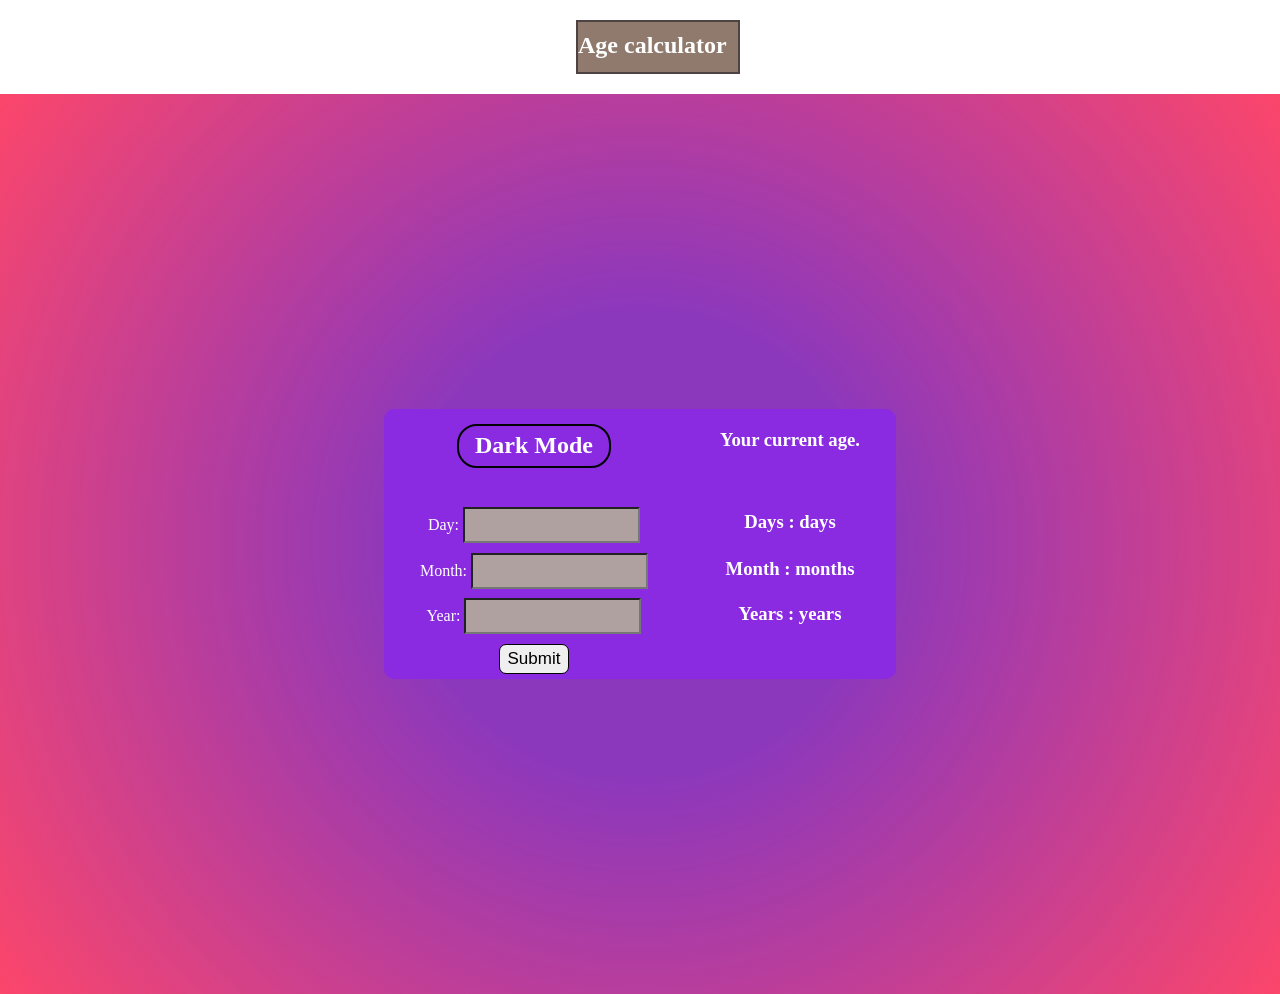
<file: Age  calculator/index.html>
<!DOCTYPE html>
<html lang="en">
<head>
    <meta charset="UTF-8">
    <meta name="viewport" content="width=device-width, initial-scale=1.0">
    <title>Age calculator</title>
    <link rel="stylesheet" href="CSS.css">
</head>
<body>
    <h2 id="heading">Age calculator</h2>
    <div class="age_cont">
        <div class="container">
            <h2 id="theme">Dark Mode</h2>
           <div> Day: <input type="text" id="day" class="DOB"></div>
           <div>Month: <input type="text" name="month" id="month" class="DOB"></div>
           <div> Year: <input type="text" name="year" id="year" class="DOB"></div>
           <button>Submit</button>
           <h3>Your current age.</h3>
           <h3 id="c_day" class="current">Days</h3>
           <h3 id="c_month" class="current">Month</h3>
           <h3 id="c_year" class="current">Years</h3>
        </div>
    </div>
    <script src="Javascript.js"></script>
</body>
</html>
</file>
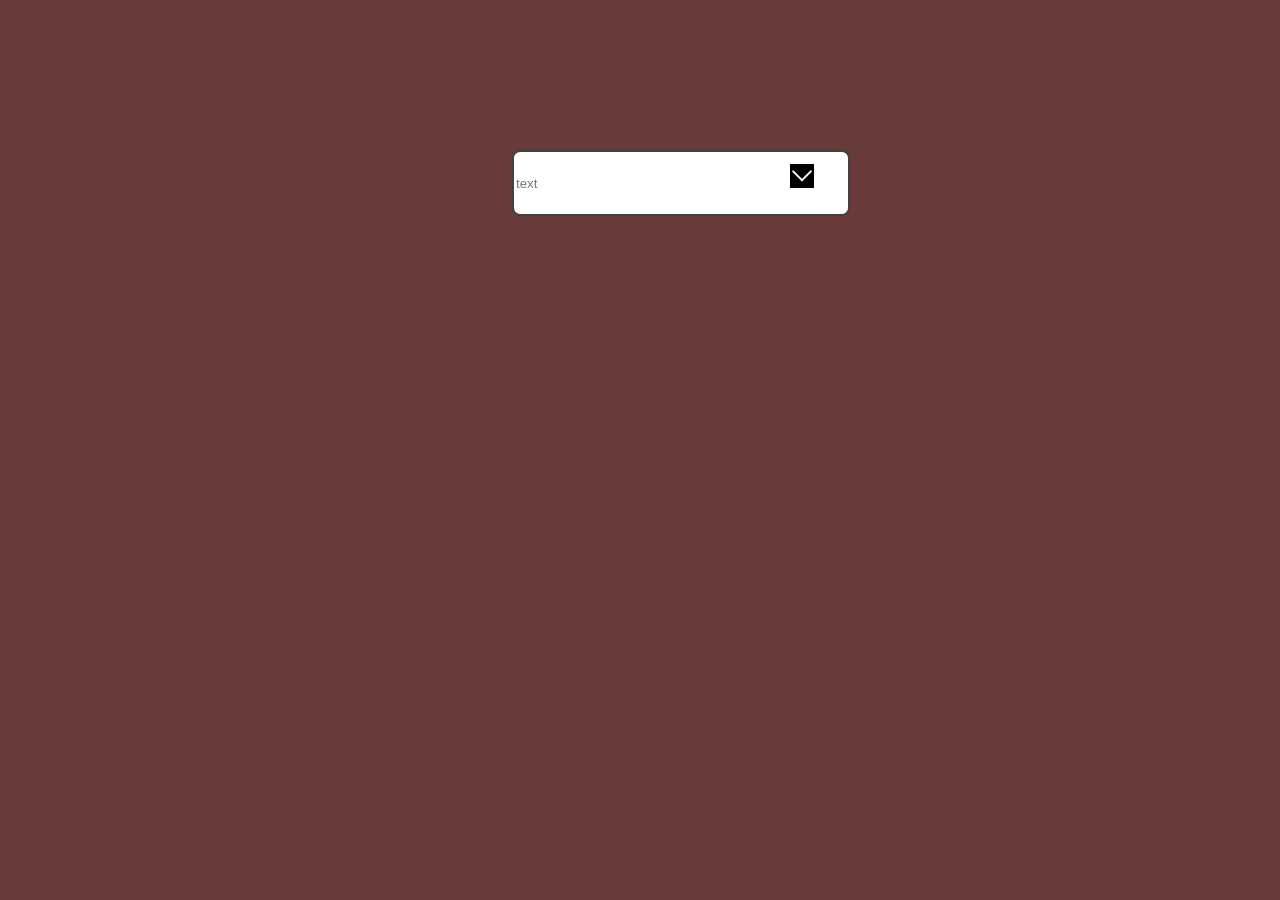
<file: Drop_down_menu/index.html>
<!DOCTYPE html>
<html lang="en">
<head>
    <meta charset="UTF-8">
    <meta name="viewport" content="width=device-width, initial-scale=1.0">
    <title>Drop down menu</title>
    <link rel="stylesheet" href="CSS.css"/>
</head>
<body>
    <div class="menu">
        <div class="menu_text">
            <input type="text" placeholder="text" id="text">
            <img src="icon/backward_icon.png" alt="Icon" id="icon">
        </div>
        <ul class="visibility_mode">
            <li>
                <img src="icon/facebook icon.jpg" alt="Facebook">
                <p>Facebook</p>
            </li>
            <li>
                <img src="icon/Twitter icon.jpg" alt="Twitter">
                <p>Twitter</p>
            </li>
            <li>
                <img src="icon/YouTube icon.jpg" alt="YouTube">
                <p>YouTube</p>
            </li>
            <li>
                <img src="icon/Instagram icon.jpg" alt="Instagram">
                <p>Instagram</p>
            </li>
        </ul>
    </div>

    <script src="Javascript.js"></script>
</body>
</html>
</file>
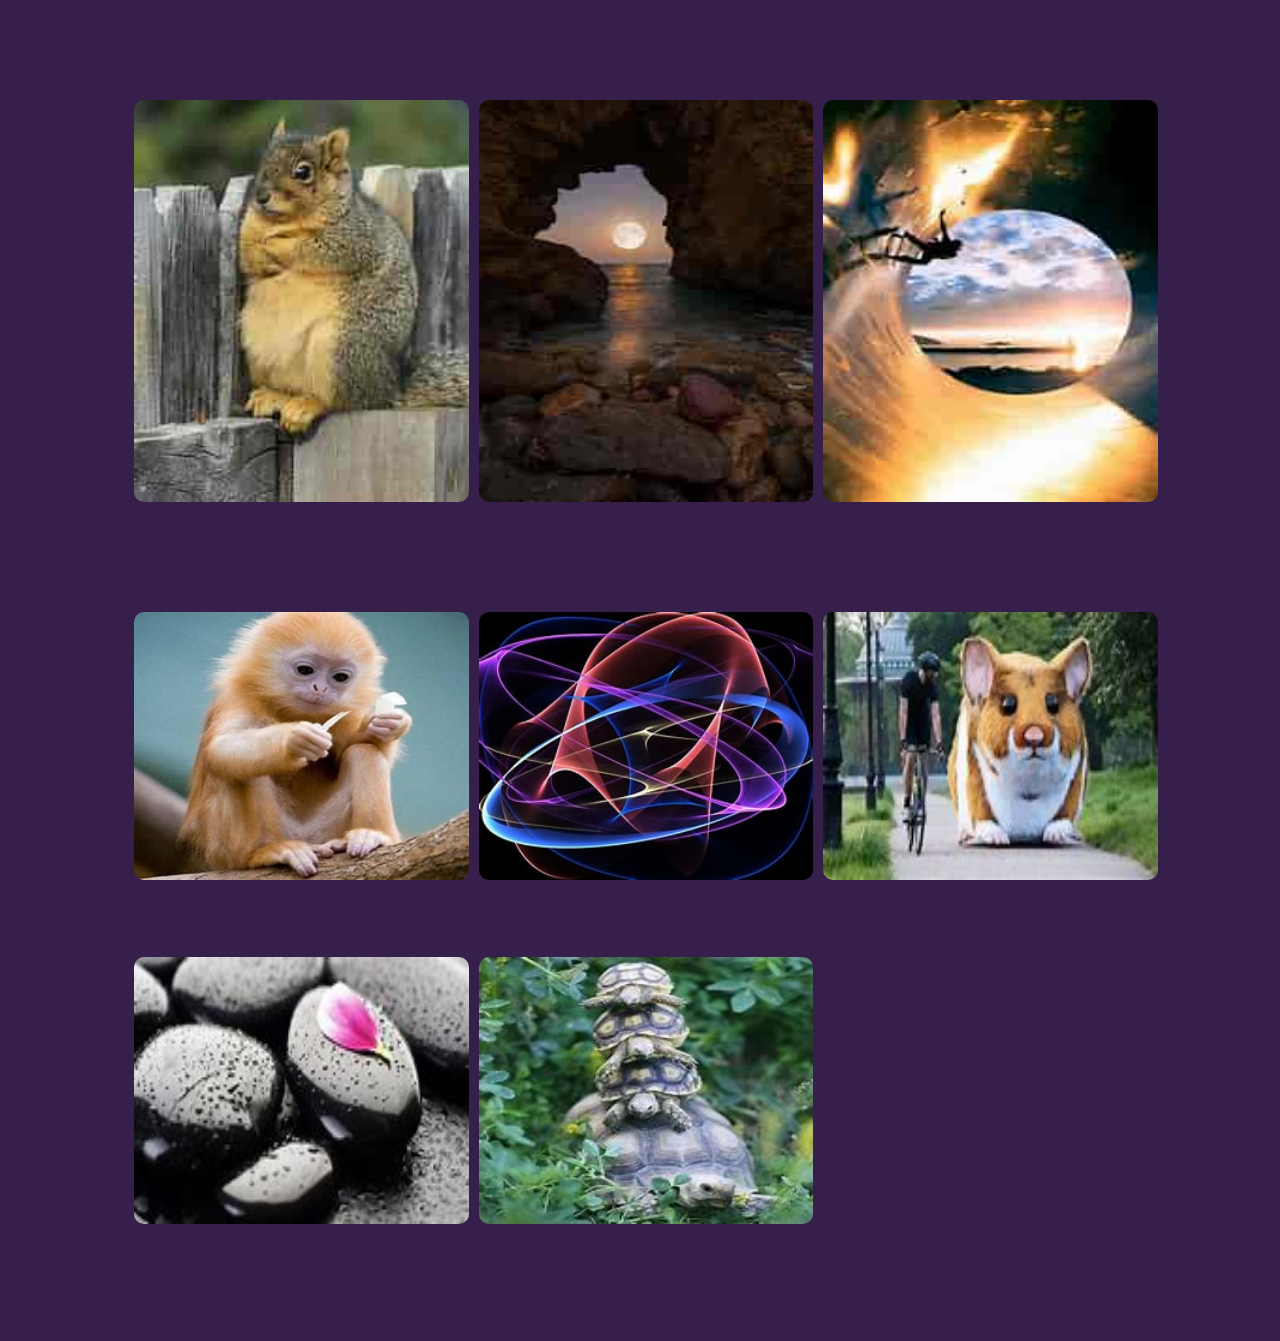
<file: image_gallery/index.html>
<!DOCTYPE html>
<html lang="en">
<head>
    <meta charset="UTF-8">
    <meta name="viewport" content="width=device-width, initial-scale=1.0">
    <title>Image Gallery</title>
    <link rel="stylesheet" href="CSS.css">
</head>
<body>
<div class="full_image display_mode">
    <img src="images/image 1.jpg" alt="Image 1" class="view">
    <span>X</span>
</div>
    <div class="image_container">
        <img src="images/image 1.jpg" alt="Image 1" class="img">
        <img src="images/image 2.jpg" alt="Image 2" class="img">
        <img src="images/image 3.jpg" alt="Image 3" class="img">
        <img src="images/image 4.jpg" alt="Image 4" class="img">
        <img src="images/image 5.jpg" alt="Image 5" class="img">
        <img src="images/image 6.jpg" alt="Image 6" class="img">
        <img src="images/image 7.jpg" alt="Image 7" class="img">
        <img src="images/image 8.jpg" alt="Image 8" class="img">
    </div>
    <script src="Javascript.js"></script>
</body>
</html>
</file>
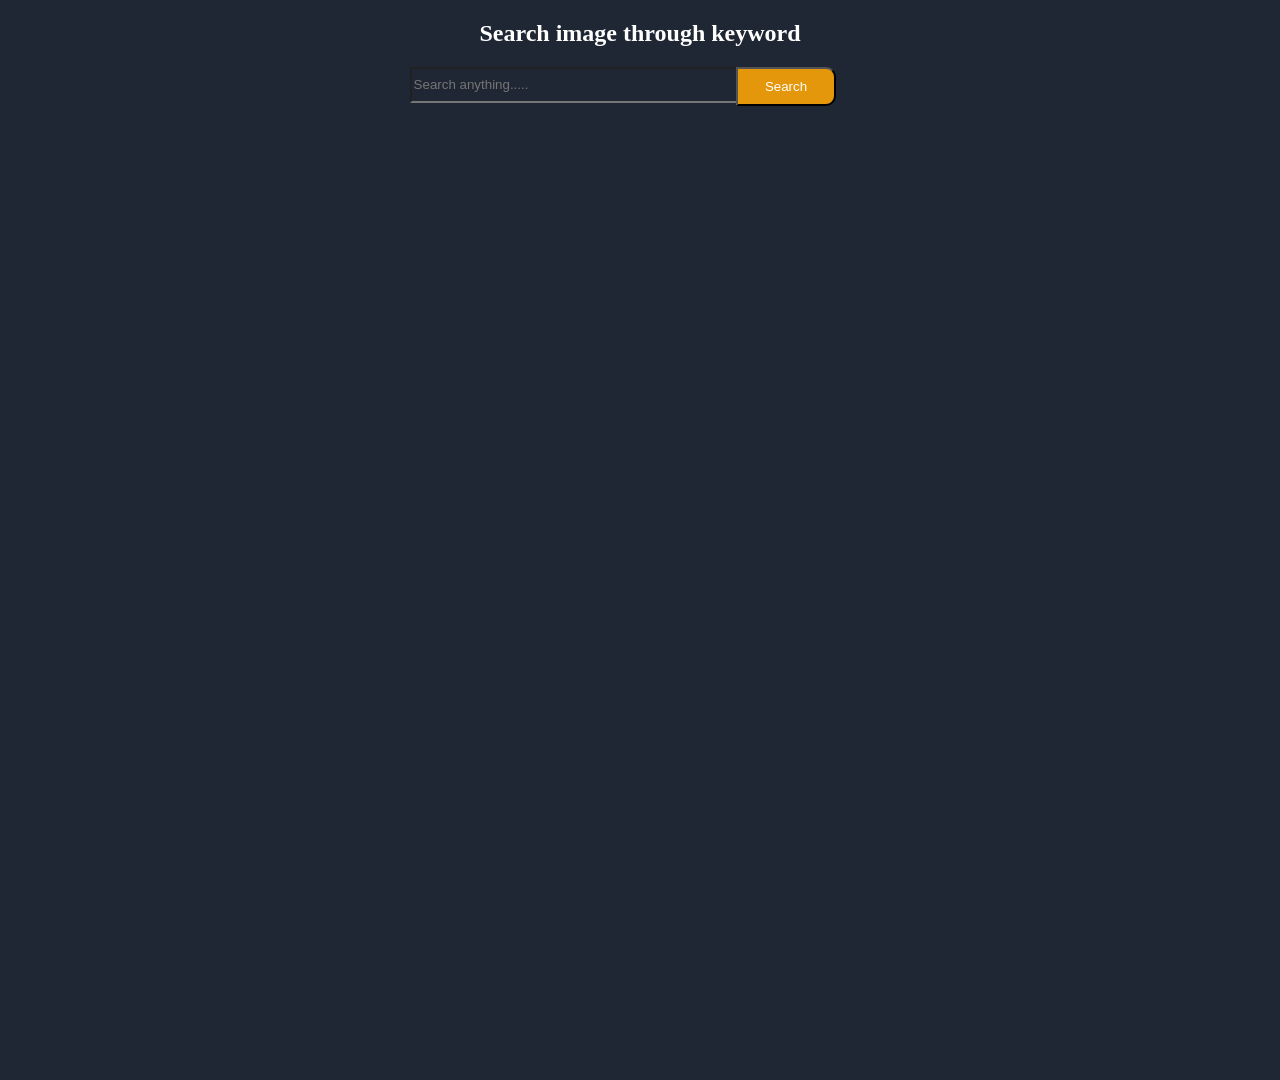
<file: image_searching/index.html>
<!DOCTYPE html>
<html lang="en">
<head>
    <meta charset="UTF-8">
    <meta name="viewport" content="width=device-width, initial-scale=1.0">
    <title>image Searching _ through keyword</title>
    <link rel="stylesheet" href="CSS.css">
</head>
<body>
    <h2 class="head">Search image through keyword</h2>
   <div class="searching_area">
    <input type="text" placeholder="Search anything....." class="search_box">
    <button class="search_btn" id="btns">Search</button>
   </div>
   <div class="images"></div>
    <button class="Search_more see_more visible_mode">See More</button>
   <!-- <img class="pic" src="https://images.unsplash.com/photo-1497215728101-856f4ea42174?crop=entropy&cs=tinysrgb&fit=max&fm=jpg&ixid=M3w2MzM1MTd8MHwxfHNlYXJjaHwxfHxvZmZpY2V8ZW58MHx8fHwxNzIxMTc5NDg1fDA&ixlib=rb-4.0.3&q=80&w=400" alt="images"/> -->
    <script src="JavaScript.js"></script>
</body>
</html>
</file>
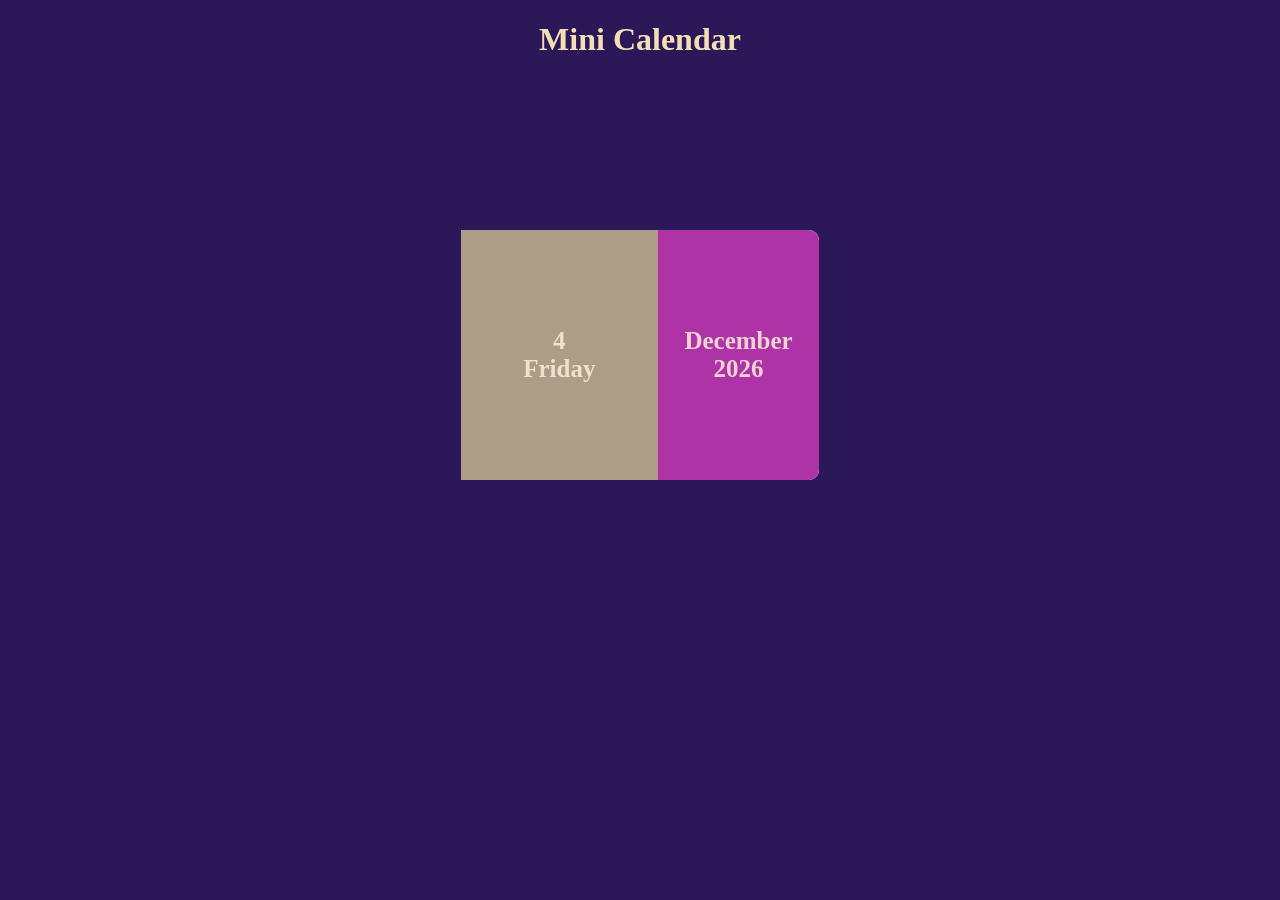
<file: mini_calendar/index.html>
<!DOCTYPE html>
<html lang="en">
<head>
    <meta charset="UTF-8">
    <meta name="viewport" content="width=device-width, initial-scale=1.0">
    <title>javascript</title>
    <link rel="stylesheet" href="CSS.css">
</head>
<body>
    <h1>Mini Calendar</h1>
    <div class="main">
       <div class="calendar">
        <div class="left">
            <strong id="date">01</strong>
            <strong id="day">Sunday</strong>
        </div>
        <div class="right">
            <strong id="month">April</strong>
            <strong id="year">2024</strong>
        </div>
       </div>
    </div>
    <script src="Javascript.js"></script>
</body>
</html>
</file>
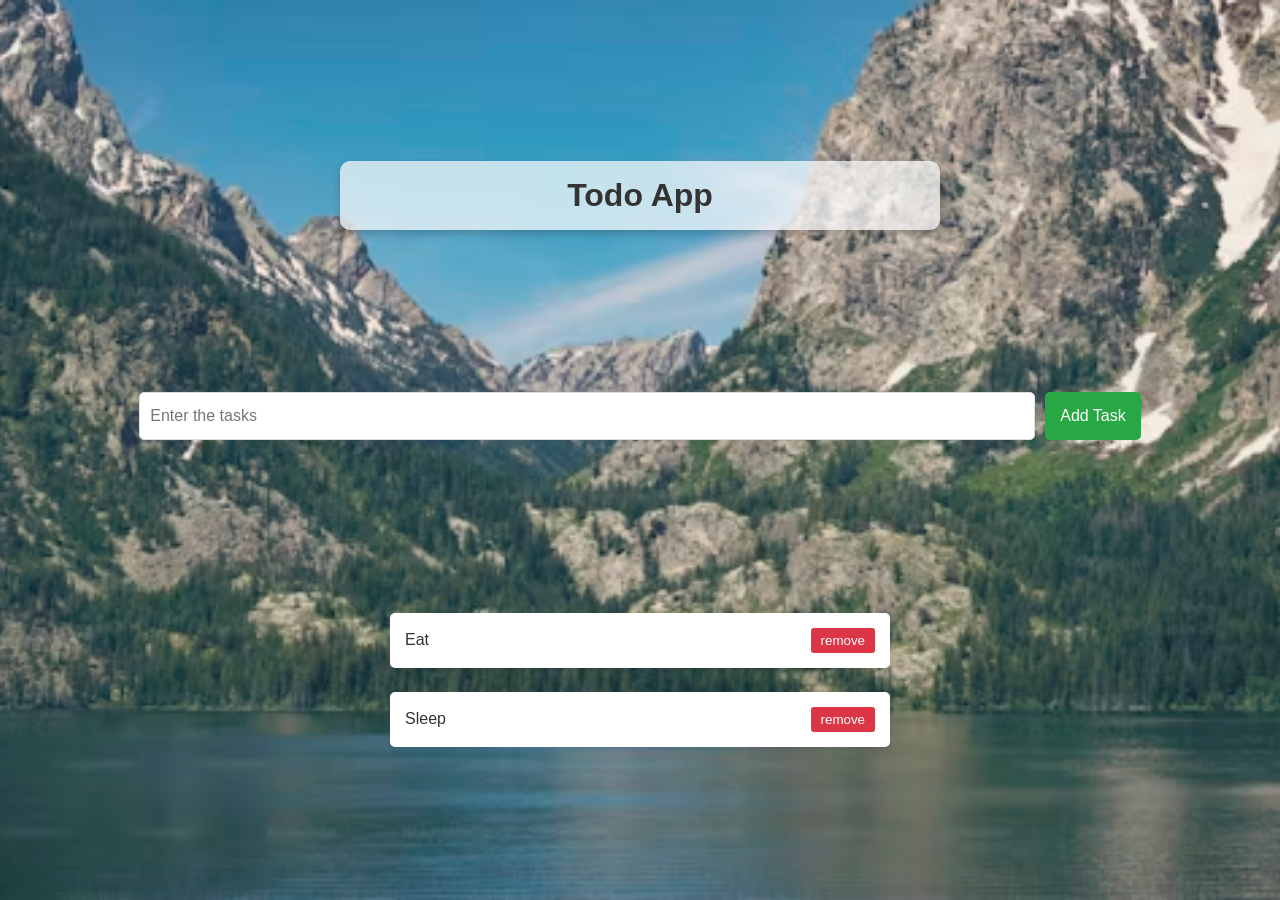
<file: Todo_App/index.html>
<!DOCTYPE html>
<html lang="en">
<head>
    <meta charset="UTF-8">
    <meta name="viewport" content="width=device-width, initial-scale=1.0">
    <title>Todo App</title>
    <link rel="stylesheet" href="CSS.css">
</head>
<body>
    <div class="front">
        <h2>Todo App</h2>
    </div>
    <div id="text">
        <input type="text" placeholder="Enter the tasks">
        <button>Add Task</button>
    </div>
    <ul>
        <li>Eat <button class="remove">remove</button></li>
        <li>Sleep <button class="remove">remove</button></li>
    </ul>
    <script src="JavaScript.js"></script>
</body>
</html>
</file>
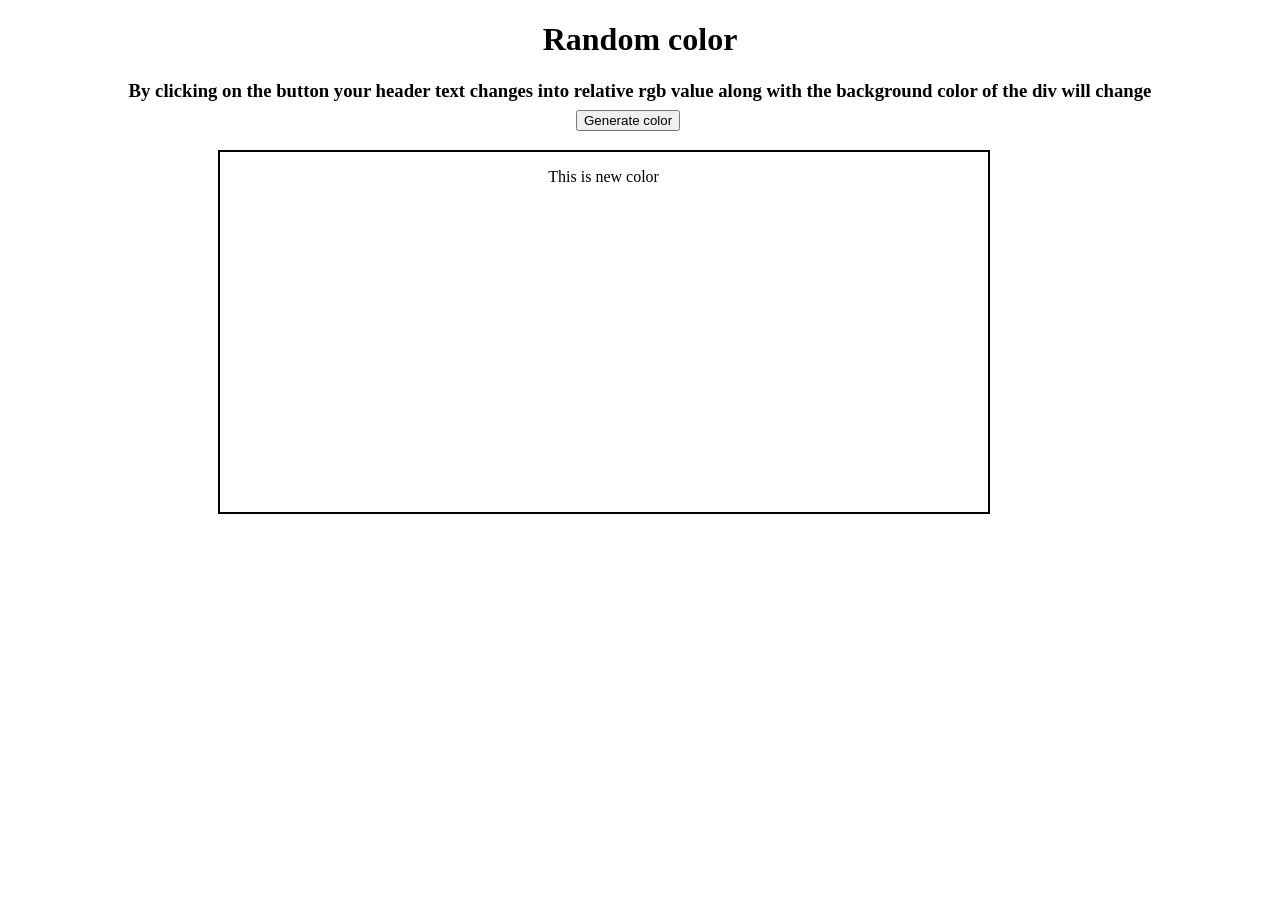
<file: Activity/Random_color/index.html>
<!DOCTYPE html>
<html lang="en">

<head>
    <meta charset="UTF-8">
    <meta name="viewport" content="width=device-width, initial-scale=1.0">
    <title>Activity</title>
    <link rel="stylesheet" href="CSS.css" />
</head>

<body>
    <h1>Random color</h1>
    <button>Generate color</button>
    <div class="box">
        <P>This is new color</P>
    </div>
    <h3>By clicking on the button your header text changes into relative rgb value along with the background color of
        the div will change</h3>
    <script src="JavaScript.js"></script>
</body>

</html>
</file>
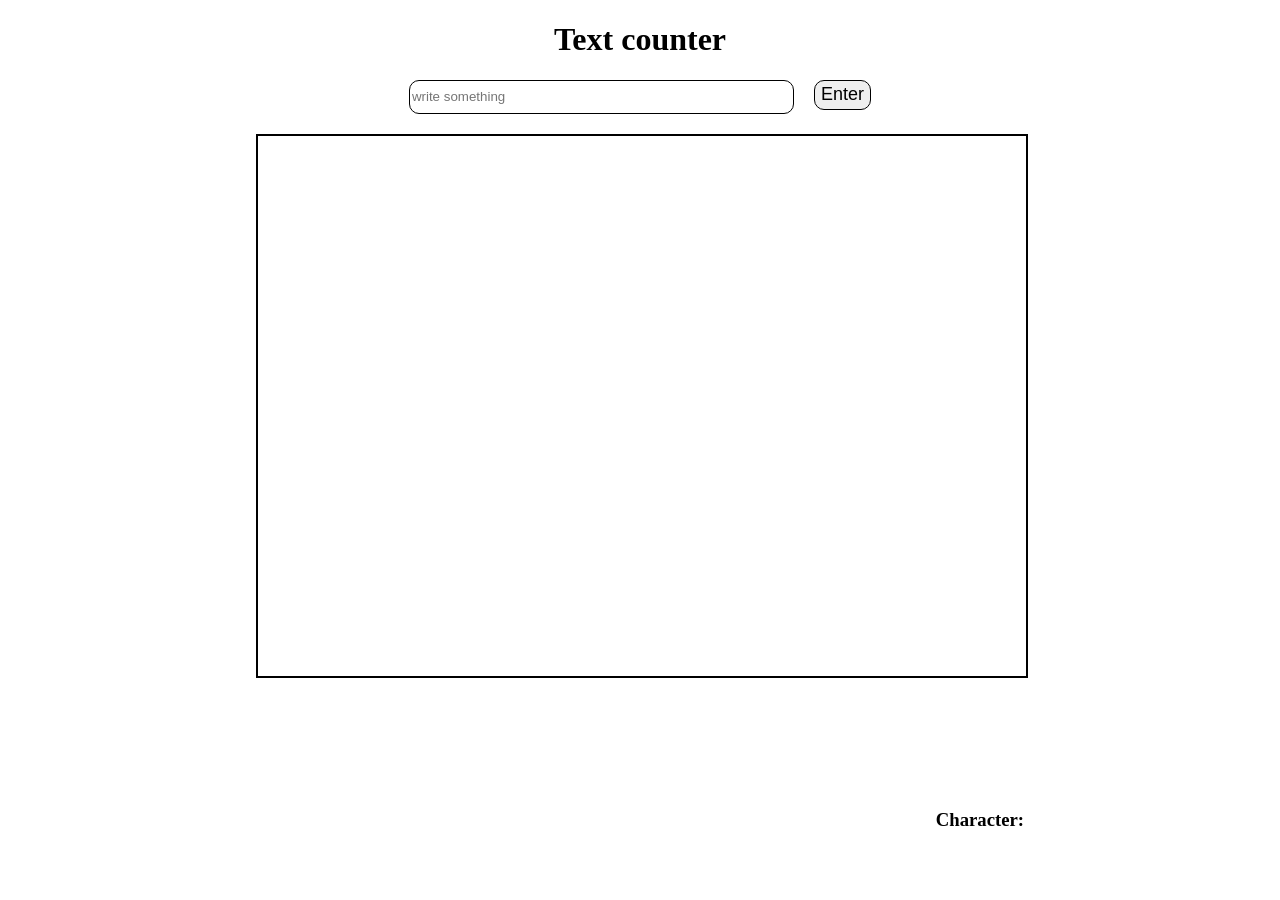
<file: Activity/Text_counter/index.html>
<!DOCTYPE html>
<html lang="en">
<head>
    <meta charset="UTF-8">
    <meta name="viewport" content="width=device-width, initial-scale=1.0">
    <title>Text counter</title>
    <link rel="stylesheet" href="CSS.css"/>
</head>
<body>
    <h1>Text counter</h1>
    <div class="insert">
        <input type="text" placeholder="write something">
        <button>Enter</button>
    </div>
    <div class="container"></div>
    <h3>Character: </h3>

    <Script src="JavaScript.js"></Script>
</body>
</html>
</file>
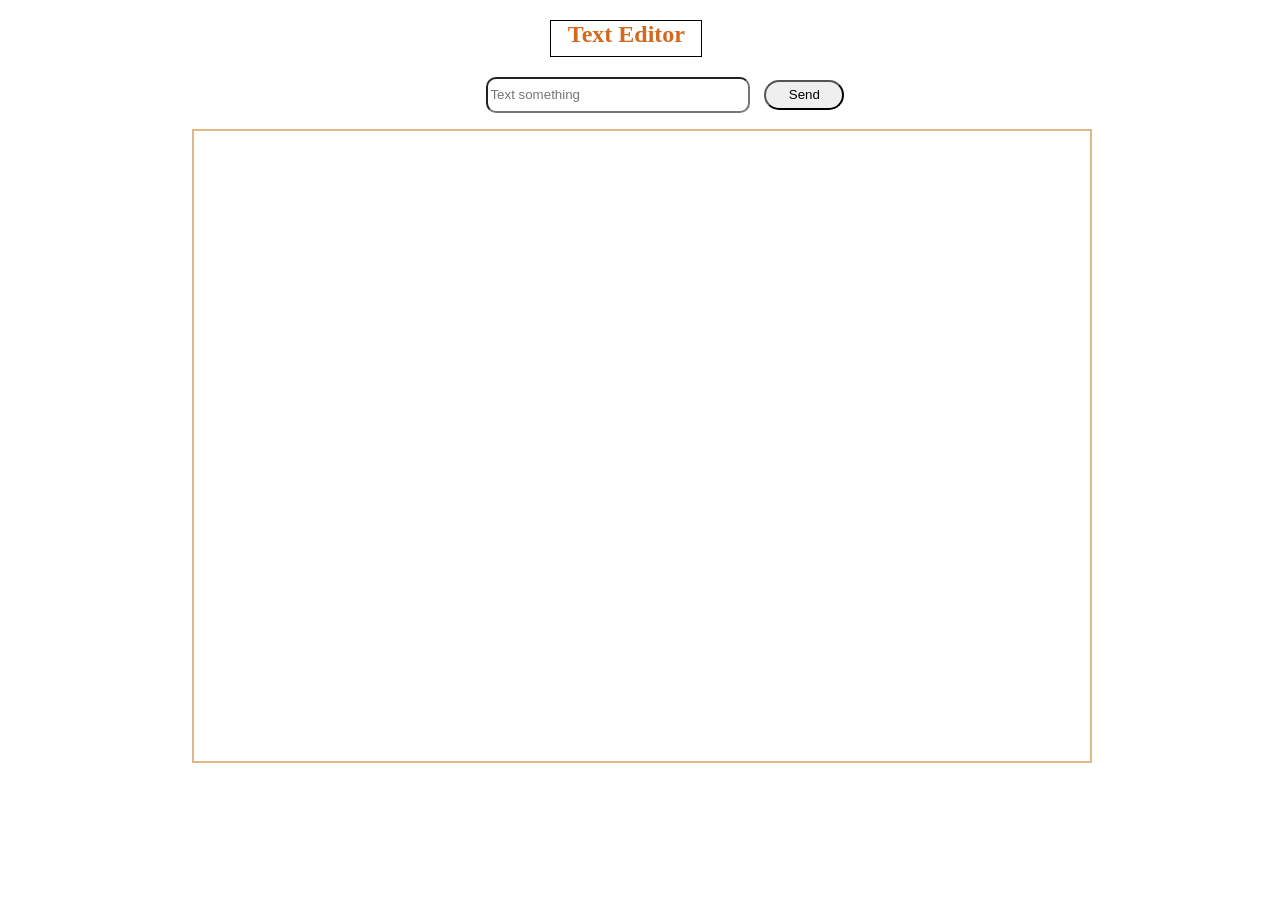
<file: Activity/Text_Editor/index.html>
<!DOCTYPE html>
<html lang="en">
<head>
    <meta charset="UTF-8">
    <meta name="viewport" content="width=device-width, initial-scale=1.0">
    <title>Text Editor</title>
    <link rel="stylesheet" href="CSS.css"/>
</head>
<body>
    <h2>Text Editor</h2>
    <input type="text" placeholder="Text something">
    <button>Send</button>
    <p></p>
    <script src="JavaScript.js"></script>
</body>
</html>
</file>
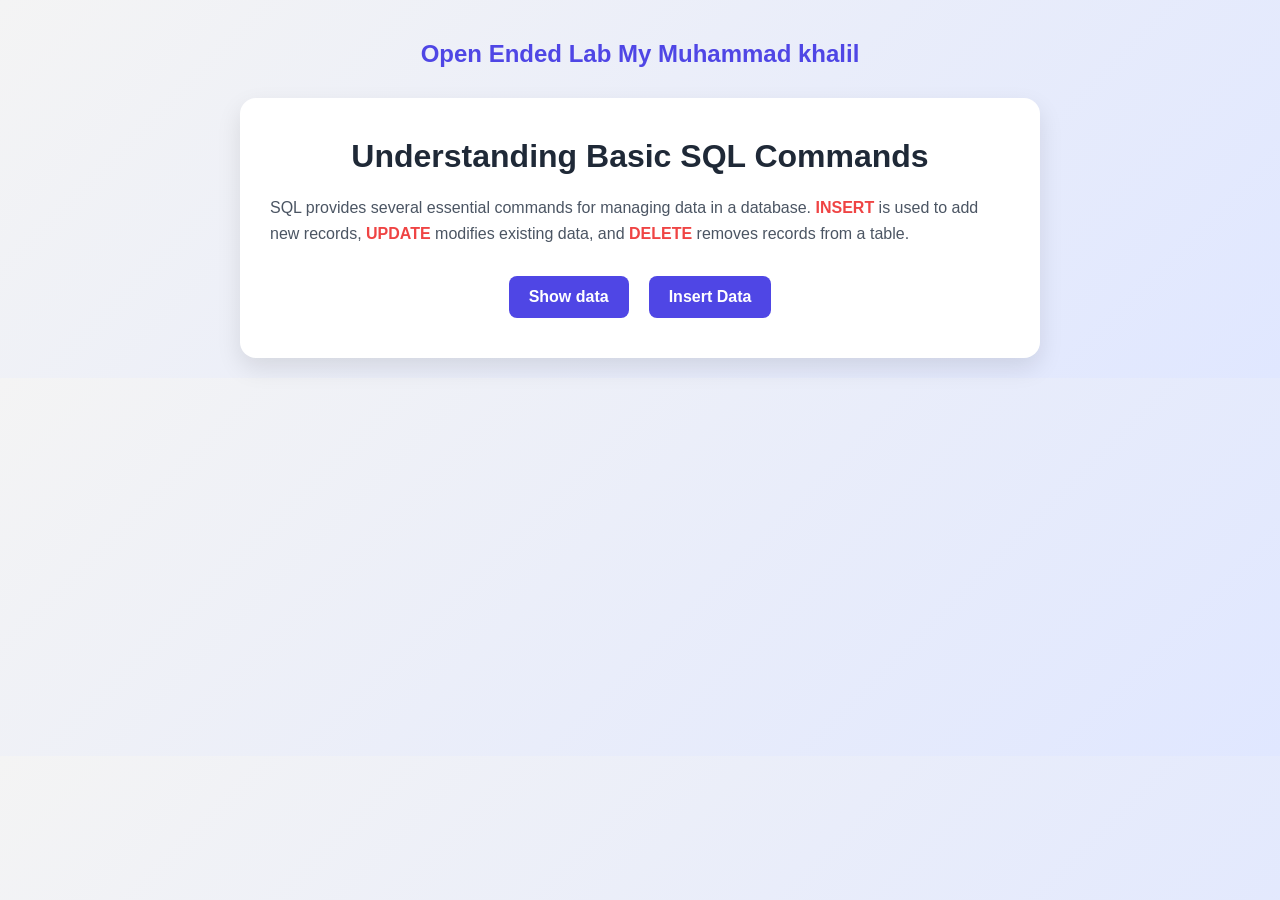
<file: openEndedLab/htmlfile/index.html>
<!DOCTYPE html>
<html lang="en">
<head>
  <meta charset="UTF-8" />
  <meta name="viewport" content="width=device-width, initial-scale=1.0" />
  <title>SQL Commands Page</title>
  <link rel="stylesheet" href="./css/home.css">
</head>
<body>

<div id="flash-message-container">
    <div class="flash-message hidden">
        ✅ Success! Your SQL command executed successfully.
      </div>
</div>
  <h2 id="author">Open Ended Lab My Muhammad khalil</h2>
  <div id="hero-section">
    <div class="content">
      <h2>Understanding Basic SQL Commands</h2>
      <p>
        SQL provides several essential commands for managing data in a database.
        <strong>INSERT</strong> is used to add new records, <strong>UPDATE</strong> modifies existing data,
        and <strong>DELETE</strong> removes records from a table.
      </p>
  
      <div class="btn-container">
        <a href="http://localhost:3000/show/data" class="button-link">Show data</a>
        <a href="http://127.0.0.1:5500/htmlfile/insertData.html" class="button-link">Insert Data</a>
      </div>
    </div>
  </div>
  <script src="./js/home.js"></script>
</body>
</html>
</file>
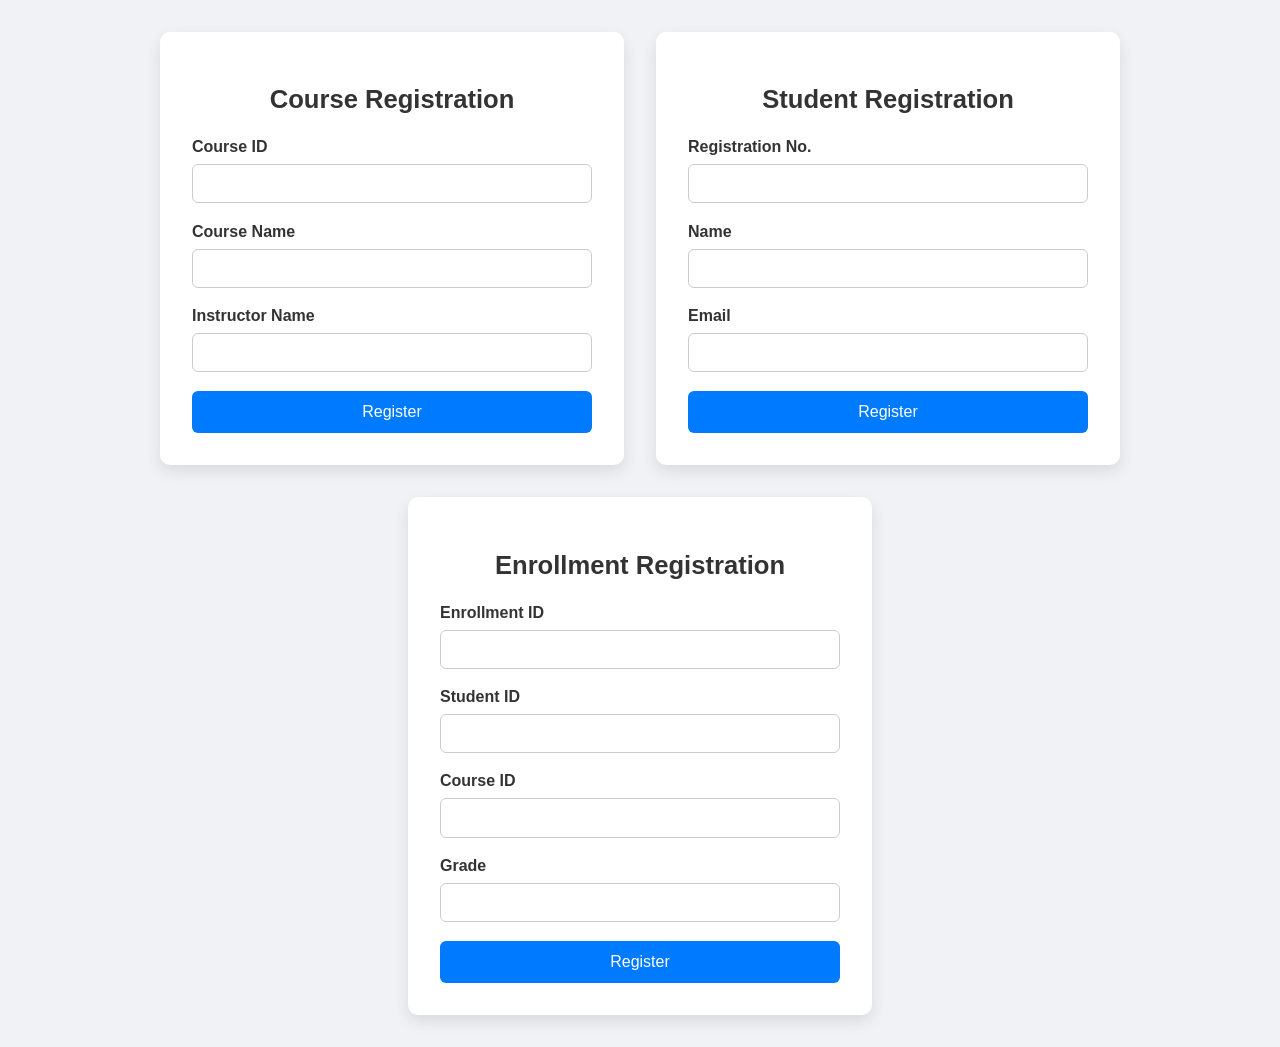
<file: openEndedLab/htmlfile/insertData.html>
<!DOCTYPE html>
<html lang="en">
<head>
  <meta charset="UTF-8">
  <meta name="viewport" content="width=device-width, initial-scale=1">
  <title>Responsive Signup Form</title>
  <link rel="stylesheet" href="./css/InsertData.css">
</head>
<body>

  <!-- Course Registration Form -->
  <div class="form-container">
    <form id="signupFormCourse" novalidate>
      <h2>Course Registration</h2>

      <div class="form-group">
        <label for="course_id_course">Course ID</label>
        <input type="text" id="course_id_course" name="course_id" required>
        <span class="error"></span>
      </div>

      <div class="form-group">
        <label for="course_name">Course Name</label>
        <input type="text" id="course_name" name="course_name" required>
        <span class="error"></span>
      </div>

      <div class="form-group">
        <label for="instructor_name">Instructor Name</label>
        <input type="text" id="instructor_name" name="instructor_name" required>
        <span class="error"></span>
      </div>

      <button type="submit">Register</button>
    </form>
  </div>

  <!-- Student Registration Form -->
  <div class="form-container">
    <form id="signupFormStudent" novalidate>
      <h2>Student Registration</h2>

      <div class="form-group">
        <label for="student_id_student">Registration No.</label>
        <input type="text" id="student_id_student" name="student_id" required>
        <span class="error"></span>
      </div>

      <div class="form-group">
        <label for="name">Name</label>
        <input type="text" id="name" name="name" required>
        <span class="error"></span>
      </div>

      <div class="form-group">
        <label for="email">Email</label>
        <input type="email" id="email" name="email" required>
        <span class="error"></span>
      </div>

      <button type="submit">Register</button>
    </form>
  </div>

  <!-- Enrollment Registration Form -->
  <div class="form-container">
    <form id="signupFormEnrollment" novalidate>
      <h2>Enrollment Registration</h2>

      <div class="form-group">
        <label for="enrollment_id">Enrollment ID</label>
        <input type="text" id="enrollment_id" name="enrollment_id" required>
        <span class="error"></span>
      </div>

      <div class="form-group">
        <label for="student_id_enrollment">Student ID</label>
        <input type="text" id="student_id_enrollment" name="student_id" required>
        <span class="error"></span>
      </div>

      <div class="form-group">
        <label for="course_id_enrollment">Course ID</label>
        <input type="text" id="course_id_enrollment" name="course_id" required>
        <span class="error"></span>
      </div>

      <div class="form-group">
        <label for="grade">Grade</label>
        <input type="text" id="grade" name="grade" required>
        <span class="error"></span>
      </div>

      <button type="submit">Register</button>
    </form>
  </div>

  <script src="./js/script.js"></script>
</body>
</html>
</file>
<file: Age  calculator/CSS.css>
body{
    margin: 0px;
    padding: 0px;
    box-sizing: border-box;
}

#heading{
    height: 40px;
    width: 160px;
    background-color: rgb(143, 122, 109);
    border: 2px solid rgb(77, 67, 67);
    position:sticky;
    top: 20px;
    left: 45%;
    color: white;
    padding-top: 10px;
}

#theme{  
    position: relative;
    top: -10px;
    height: 40px;
    width: 150px;
    border: 2px solid black;
    border-radius: 20px;
    display: flex;
    justify-content: center;
    align-items: center; 
}

.age_cont{
    height: 100vh;
    width: 100%;
    display: flex;
    justify-content: center;
    align-items: center;
    position: relative;
    background: rgb(130,38,182);
    background: radial-gradient(circle, rgba(130,38,182,0.9192051820728291) 30%, rgba(252,70,107,1) 100%);
}

.container{
    height: 270px;
    width: 40%;
    background-color: blueviolet;
    display: flex;
    justify-content: space-around;
    align-items: center; 
    flex-direction: column;
    flex-wrap: wrap;
    position: absolute;
    color: white;
    border-radius: 10px;
}

.DOB{
    height: 30px;
    background-color: rgb(176, 161, 161);
}

button{
    height: 30px;
    width: 70px;
    border: 1.5px solid black;
    border-radius: 7px;
    font-size: 17px;
}

.current{
    line-height: 30px;
}

.current::after{
    content: "";
}

#c_day{
    position: relative;
    top: 17px;
}

#c_day::after{
    content: " : days";
}

#c_month{
    position: relative;
    bottom: 6px;
}

#c_month::after{
    content: " : months";
}

#c_year{
    position: relative;
    bottom: 30px;
}

#c_year::after{
    content: " : years";
}

.theme_mode{
    background-color: rgb(16, 15, 15);
}

@media(max-width:900px){
    .container{
        height: 450px;

    }

    .current{
        margin-top: 5px;
        margin-bottom: 8px;
    }
}

@media(max-width:530px){
    #c_day{
        margin-top: -30px;
    }
}
</file>
<file: Drop_down_menu/CSS.css>
body{
    margin: 0px;
    padding: 0px;
    background-color: rgb(105, 58, 58);
}

#text{
    height: 60px;
    width: 330px;
    position: relative;
    left: 40%;
    top: 150px;
    border: 2px solid rgb(67, 64, 64);
    border-radius: 8px;
}

.menu_text img{
    position: relative;
    left: 35%;
    top: 150px
}

#icon{
    
    background-color: black;
    transform: rotate(270deg);
}

ul li img{
    height: 40px;
    width: 40px;
    object-fit: cover;
    margin-top: 10px;
    margin-left: 3px;
}

ul{
    position: absolute;
    left: 40%;
    top: 210px;
    padding-left: 2px;  
}

ul li{
    display: flex;
    width: 335px;
    background-color: rgba(255, 255, 255, 0.82);
}  

ul li p{
    font-size: 20px;
    margin-left: 30px;
}

li:hover{
    box-sizing: border-box;
    border: 1.5px solid black;
    background-color: white;
}

.visibility_mode{
    visibility: hidden;
}

.drop_icon2{
    transform: rotate(270deg);
}
</file>
<file: image_gallery/CSS.css>
body{
    margin: 0px;
    padding: 0px;
    box-sizing: border-box;
    background-color: rgb(54, 32, 75);
}

.image_container{
    width: 80%;
    /* height: 100vh; */
    margin-top: 100px;
    margin-bottom: 50px;
    display: grid;
    grid-template-columns: repeat(auto-fit,minmax(250px,1fr));
    grid-gap: 10px; 
}

.image_container img{
    width: 100%;
    height: 80%;
    border-radius: 10px;
    margin-left: 40%;
}

.image_container img:hover{
    transform: rotate(-15deg);
    border-radius: 10%;
}

.full_image{
    height: 100%;
    width: 100%;
    background-color: rgba(0, 0, 0, 0.67);
    position: fixed; 
    top: 0px;
    z-index: 10;
}

.full_image span{
    height: 100%;
    width: 100%;
    color: white;
    position:relative;
    right: -55%;
    top: -50%;
    font-size: 30px;
}

.full_image .view{
    height: 60%;
    width: 40%;
    background-size: cover;
    position: relative;
    left: 30%;
    top: 20%;
}

.display_mode{
    display: none;
}
</file>
<file: image_searching/CSS.css>
body{
    padding: 0px;
    margin: 0px;
    background-color: rgb(32, 39, 52);
}

h2{
    text-align: center;
    color: white;
}

#btns{
    background-color: rgb(228, 151, 10);
    color: white;
    position: absolute;
    left: 57.5%;
    height: 39px;
    width: 100px;
    border-top-right-radius: 10px;
    border-bottom-right-radius: 10px;
}

.search_box{
    background-color: rgb(32, 39, 52);
    color: white;
    position: absolute;
    left: 32%;
    width: 25%;
    height: 30px;
    border-radius: border-box;
}

.Search_more{
    background-color: rgb(228, 151, 10);
    color: white;
    border-radius: 10px;
    height: 39px;
    width: 100px;
    position: relative;
    margin-left: 42.5%;
}

.visible_mode{
    visibility: hidden;
}

.img{
    height: 200px;
    width: 80%;
    object-fit: cover;
    border: 3px solid black;
}


.images{
    height: 900px;
    width: 80%; 
    margin-left: 100px;
    border-radius: 2px solid black;
    display: grid;
    justify-content: space-evenly;
    grid-template-columns: repeat(3,1fr);
    grid-template-rows: repeat(5,1fr);
    grid-gap: 8px;
    margin-top: 5%;
    padding: 30px;
    padding-bottom: 0px;
}

.add_images{
    height: 900px;
    width: 80%; 
    margin-left: 100px;
    border-radius: 2px solid black;
    display: grid;
    justify-content: space-evenly;
    grid-template-columns: repeat(3,1fr);
    grid-template-rows: repeat(5,1fr);
    grid-gap: 8px;
    margin-top: 5%;
    padding: 30px;
    padding-bottom: 0px;
}
</file>
<file: mini_calendar/CSS.css>
body {
    margin: 0px;
    padding: 0px;
    box-sizing: border-box;
    background-color: rgb(43, 24, 88);
}

h1{
    text-align: center;
    color: wheat;
}

.main {
    height: 550px;
    width: 100%;
    display: flex;
    justify-content: center;
    align-items: center;
}

.calendar {
    height: 250px;
    width: 100%;
    margin: 0px 36% 0px 36%;
    border-radius: 10px;
    background-color: white;
    display: flex;
    justify-content: center;
    align-items: center;
}

.left {
    width: 55%;
    background-color: rgb(172, 156, 136);
    height: 250px;
}

.right {
    width: 45%;
    height: 250px;
    background-color: rgb(173, 51, 167);
    border-top-right-radius: 10px;
    border-bottom-right-radius: 10px;
}

.left, .right {
    font-size: 25px;
    display: flex;
    flex-direction: column;
    justify-content: center;
    align-items: center;
    color: rgba(250, 235, 215, 0.87);
}
</file>
<file: Todo_App/CSS.css>
/* Reset some default styles */
* {
    margin: 0;
    padding: 0;
    box-sizing: border-box;
}

/* Body and general layout */
body {
    font-family: Arial, sans-serif;
    background-image: url('./image/image2.avif'); 
    background-size: cover;
    background-position: center;
    background-attachment: fixed;
    display: flex;
    flex-direction: column;
    justify-content: center;
    align-items: center;
    margin: 0;
    width: 100%;
    min-height: 100vh;
    color: #333;
    position: relative;
}

/* Overlay effect to improve text visibility */
/* body::before {
    content: '';
    position: absolute;
    top: 0;
    left: 0;
    width: 100%;
    height: 100%;
    background-color: rgba(0, 0, 0, 0.3);
    z-index: -1;
} */

/* Container for the todo app */
.front {
    text-align: center;
    margin-top: 2rem;
    margin-bottom: 2rem;
    padding: 1rem;
    background: rgba(255, 255, 255, 0.7); /* Slightly transparent background */
    border-radius: 10px;
    box-shadow: 0 4px 8px rgba(0, 0, 0, 0.2);
    width: 90%;
    max-width: 600px;
}

h2 {
    font-size: 2rem;
    color: #333;
}

/* Input and button styling */
#text {
    display: flex;
    justify-content: center;
    gap: 10px;
    margin-bottom: 20px;
    width: 100%;
}

#text input {
    padding: 10px;
    font-size: 1rem;
    border: 1px solid #ddd;
    border-radius: 5px;
    outline: none;
    width: 70%;
    height: 3rem;
}

#text input:focus {
    border-color: #007bff;
    box-shadow: 0 0 5px rgba(0, 123, 255, 0.5);
}

#text button {
    padding: 10px 15px;
    font-size: 1rem;
    background-color: #28a745;
    color: white;
    border: none;
    border-radius: 5px;
    cursor: pointer;
    transition: background-color 0.3s;
}

#text button:hover {
    background-color: #218838;
}

/* Task list */
ul {
    list-style-type: none;
    padding: 0;
    max-width: 500px;
    width: 100%;
}

ul li {
    display: flex;
    justify-content: space-between;
    align-items: center;
    background-color: white;
    padding: 15px;
    margin: 1.5rem 0;
    border-radius: 5px;
    box-shadow: 0 2px 4px rgba(0, 0, 0, 0.1);
}

ul li button.remove {
    background-color: #dc3545;
    color: white;
    border: none;
    border-radius: 3px;
    padding: 5px 10px;
    cursor: pointer;
    transition: background-color 0.3s;
}

ul li button.remove:hover {
    background-color: #c82333;
}

/* Media Queries for responsiveness */
@media screen and (max-width: 768px) {
    body {
        flex-direction: column;
    }

    #text {
        flex-direction: column;
        align-items: center;
    }

    #text input {
        width: 100%;
    }

    ul li {
        font-size: 0.9rem;
        padding: 12px;
    }
}

@media screen and (max-width: 480px) {
    h2 {
        font-size: 1.5rem;
    }

    #text input {
        width: 100%;
    }

    #text button {
        width: 100%;
    }

    ul li {
        font-size: 0.8rem;
        padding: 10px;
    }
}

@media screen and (orientation: landscape) {
    body {
        flex-direction: column;
        justify-content: space-evenly;
    }

    .front {
        width: 60%;
    }
}
</file>
<file: Activity/Random_color/CSS.css>
.box{
    height: 40%;
    width: 60%;
    border: 2px solid black;
    display: flex;
    justify-content: center;
    position: absolute;
    left: 17%;
    margin-top: 70px;
}

h1{
    text-align: center;
}

button{
    text-align: center;
    position: absolute;
    left: 45%;
    margin-top: 30px;
}

h3{
    text-align: center;
}
</file>
<file: Activity/Text_counter/CSS.css>
h1{
    text-align: center;
}

input{
    height: 30px;
    width: 30%;
    border: 1.5px solid black;
    border-radius: 10px;

}
.insert{
    display: flex;
    justify-content: center;
}
button{
    font-size: 18px;
    height: 30px;
    border: 1.5px solid black;
    border-radius: 10px;
    margin-left: 20px;
}

.container{
    height: 60vh;
    width: 60%;
    border: 2px solid black;
    position: absolute;
    left: 20%;
    margin-top: 20px;
}

h3{
    position: absolute;
    bottom: 50px;
    right: 20vw;
}
</file>
<file: Activity/Text_Editor/CSS.css>
body{
    margin: 0px;
    padding: 0px;
}

h2{
    text-align: center;
    color: chocolate;
    height: 35px;
    width: 150px;
    border: 1.5px solid black;
    margin-left: 43%;
}

input{
    margin-left: 38%;
    width: 20%;
    height: 30px;
    border-radius: 10px;
}

p{
    height: 70vh;
    width: 70%;
    margin-left: 15%;
    border: 2px solid burlywood;
}

button{
    margin-left: 10px;
    width: 80px;
    height: 30px;
    border-radius: 15px;
}
</file>
<file: openEndedLab/htmlfile/css/home.css>
/* css/home.css */

* {
    box-sizing: border-box;
    margin: 0;
    padding: 0;
    font-family: 'Segoe UI', Tahoma, Geneva, Verdana, sans-serif;
}

body {
    background: linear-gradient(135deg, #f4f4f4, #e0e7ff);
    color: #333;
    padding: 20px;
}

#author {
    margin-top: 10px;
    text-align: center;
    margin-bottom: 30px;
    font-size: 1.5rem;
    color: #4f46e5;
    font-weight: bold;
}

#hero-section {
    max-width: 800px;
    margin: auto;
    background-color: white;
    padding: 40px 30px;
    border-radius: 16px;
    box-shadow: 0 10px 25px rgba(0, 0, 0, 0.1);
    animation: fadeIn 1s ease-in-out;
}

.content h2 {
    font-size: 2rem;
    margin-bottom: 20px;
    color: #1f2937;
    text-align: center;
}

.content p {
    font-size: 1rem;
    line-height: 1.6;
    color: #4b5563;
    margin-bottom: 30px;
}

strong {
    color: #ef4444;
}

.btn-container {
    display: flex;
    gap: 20px;
    flex-wrap: wrap;
    justify-content: center;
}

.button-link {
    display: inline-block;
    text-decoration: none;
    background-color: #4f46e5;
    color: white;
    padding: 12px 20px;
    border-radius: 8px;
    font-weight: bold;
    transition: background-color 0.3s ease, transform 0.3s ease;
}

.button-link:hover {
    background-color: #3730a3;
    transform: translateY(-2px);
}

#flash-message-container {
    text-align: center;
    margin-bottom: 20px;
}

.flash-message {
    display: inline-block;
    background-color: #d1fae5;
    color: #065f46;
    padding: 12px 24px;
    border-radius: 10px;
    font-size: 1rem;
    font-weight: 600;
    box-shadow: 0 4px 6px rgba(0, 0, 0, 0.1);
    animation: slideDown 0.5s ease-out;
}

.hidden {
    display: none;
}

@keyframes slideDown {
    from {
        opacity: 0;
        transform: translateY(-15px);
    }

    to {
        opacity: 1;
        transform: translateY(0);
    }
}

@keyframes fadeIn {
    from {
        opacity: 0;
        transform: scale(0.95);
    }

    to {
        opacity: 1;
        transform: scale(1);
    }
}

@media (max-width: 600px) {
    .btn-container {
        flex-direction: column;
        gap: 10px;
    }

    .button-link {
        text-align: center;
    }

    .content h2 {
        font-size: 1.78rem;
        font-stretch: semi-expanded;
        color: #1f2937;
        text-align: start;
    }
}
</file>
<file: openEndedLab/htmlfile/css/InsertData.css>
/* General Page Styling */
body {
  font-family: 'Segoe UI', Tahoma, Geneva, Verdana, sans-serif;
  background: #f0f2f5;
  margin: 0;
  padding: 2rem;
  display: flex;
  flex-wrap: wrap;
  justify-content: center;
  gap: 2rem;
  box-sizing: border-box;
}

/* Form Container */
.form-container {
  background-color: #ffffff;
  padding: 2rem;
  border-radius: 10px;
  box-shadow: 0 6px 15px rgba(0, 0, 0, 0.1);
  width: 100%;
  max-width: 400px;
  transition: transform 0.3s ease, box-shadow 0.3s ease;
}

.form-container:hover {
  transform: translateY(-3px);
  box-shadow: 0 10px 20px rgba(0, 0, 0, 0.12);
}

/* Form Heading */
.form-container h2 {
  margin-bottom: 1.5rem;
  font-size: 1.6rem;
  color: #333;
  text-align: center;
}

/* Input Group */
.form-group {
  margin-bottom: 1.2rem;
}

.form-group label {
  display: block;
  margin-bottom: 0.5rem;
  color: #333;
  font-weight: 600;
}

.form-group input {
  width: 100%;
  padding: 0.6rem 0.75rem;
  border: 1px solid #ccc;
  border-radius: 6px;
  font-size: 1rem;
  transition: border-color 0.3s ease;
  box-sizing: border-box;
}

.form-group input:focus {
  border-color: #007bff;
  outline: none;
}

/* Error Message */
.error {
  color: red;
  font-size: 0.85rem;
  margin-top: 0.3rem;
  display: block;
}

/* Submit Button */
button[type="submit"] {
  width: 100%;
  padding: 0.75rem;
  background-color: #007bff;
  color: white;
  font-size: 1rem;
  border: none;
  border-radius: 6px;
  cursor: pointer;
  transition: background-color 0.3s ease;
}

button[type="submit"]:hover {
  background-color: #0056b3;
}

/* Responsive Design */
@media (max-width: 768px) {
  body {
    padding: 1rem;
    flex-direction: column;
    align-items: center;
  }

  .form-container {
    width: 100%;
    max-width: 90%;
  }
}

@media (max-width: 480px) {
  .form-container {
    padding: 1.5rem;
  }

  .form-container h2 {
    font-size: 1.4rem;
  }

  .form-group input {
    font-size: 0.95rem;
  }

  button[type="submit"] {
    font-size: 0.95rem;
  }
}
</file>
